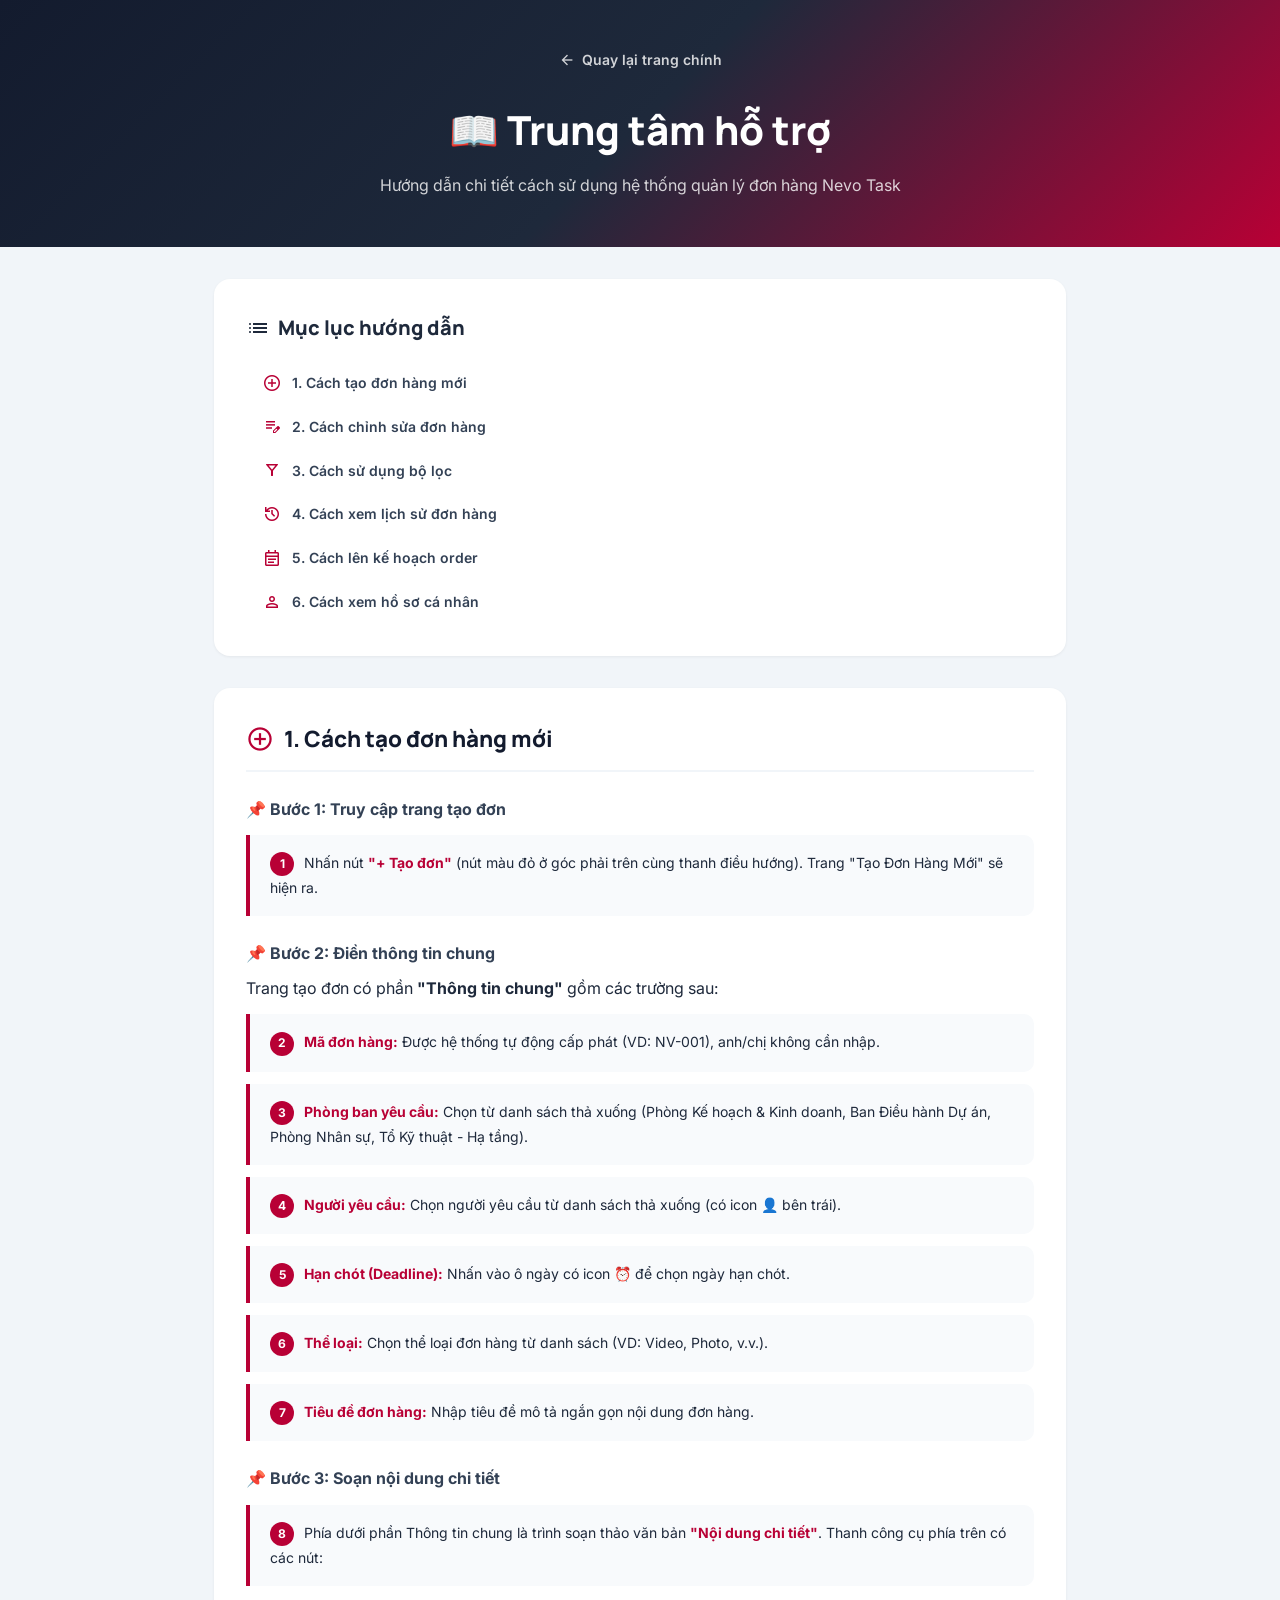
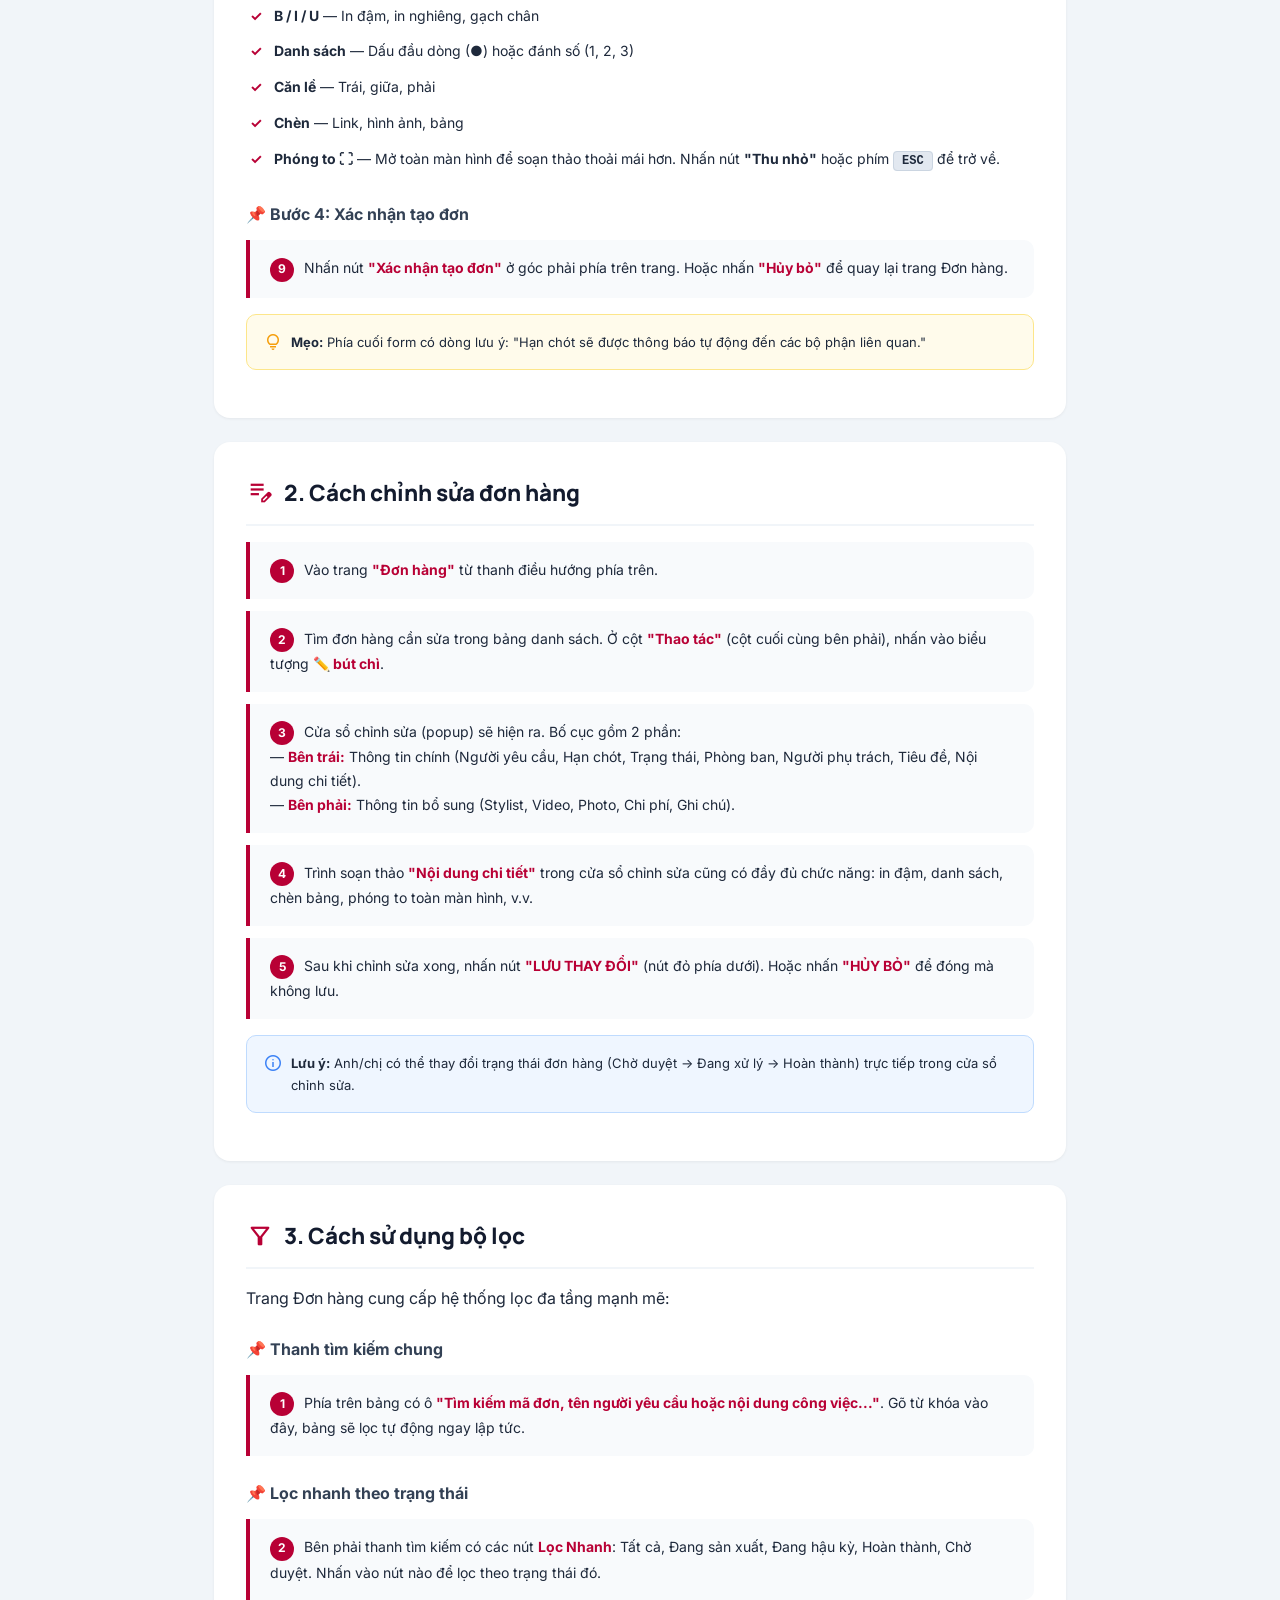
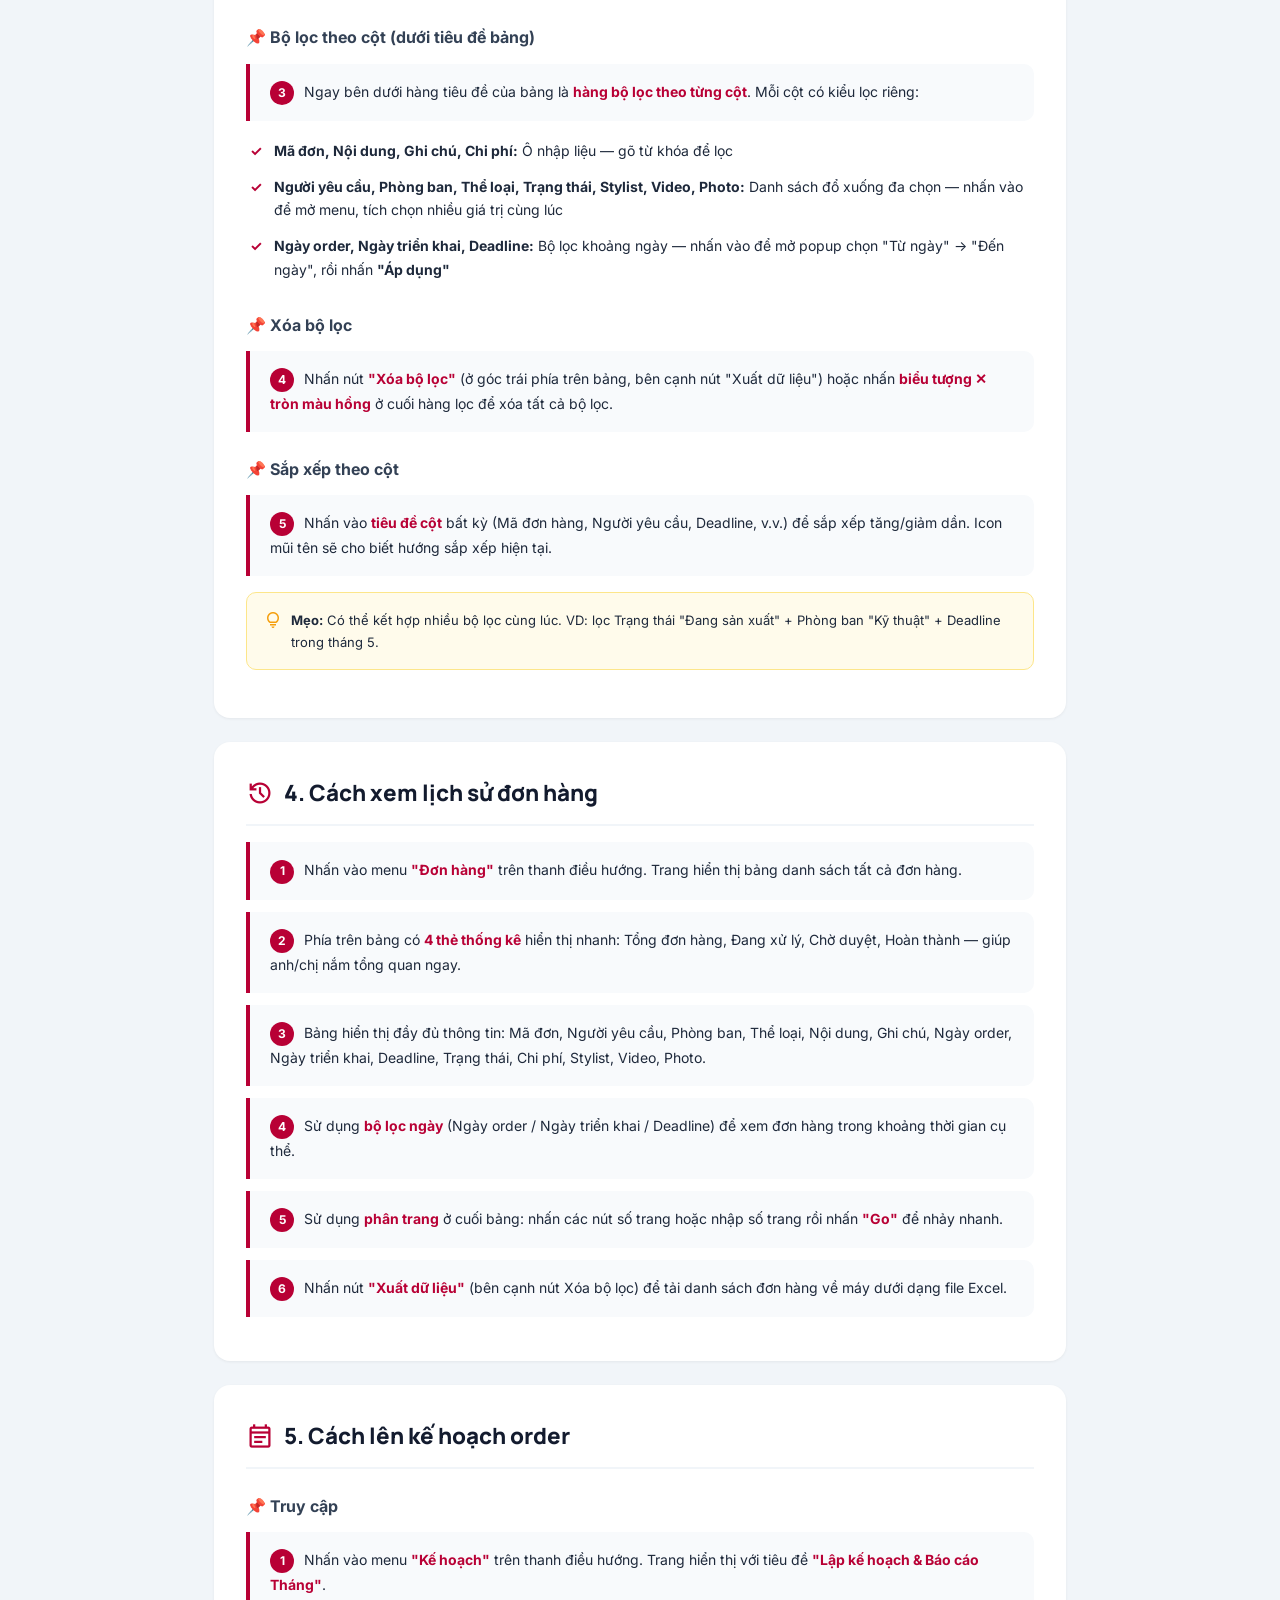
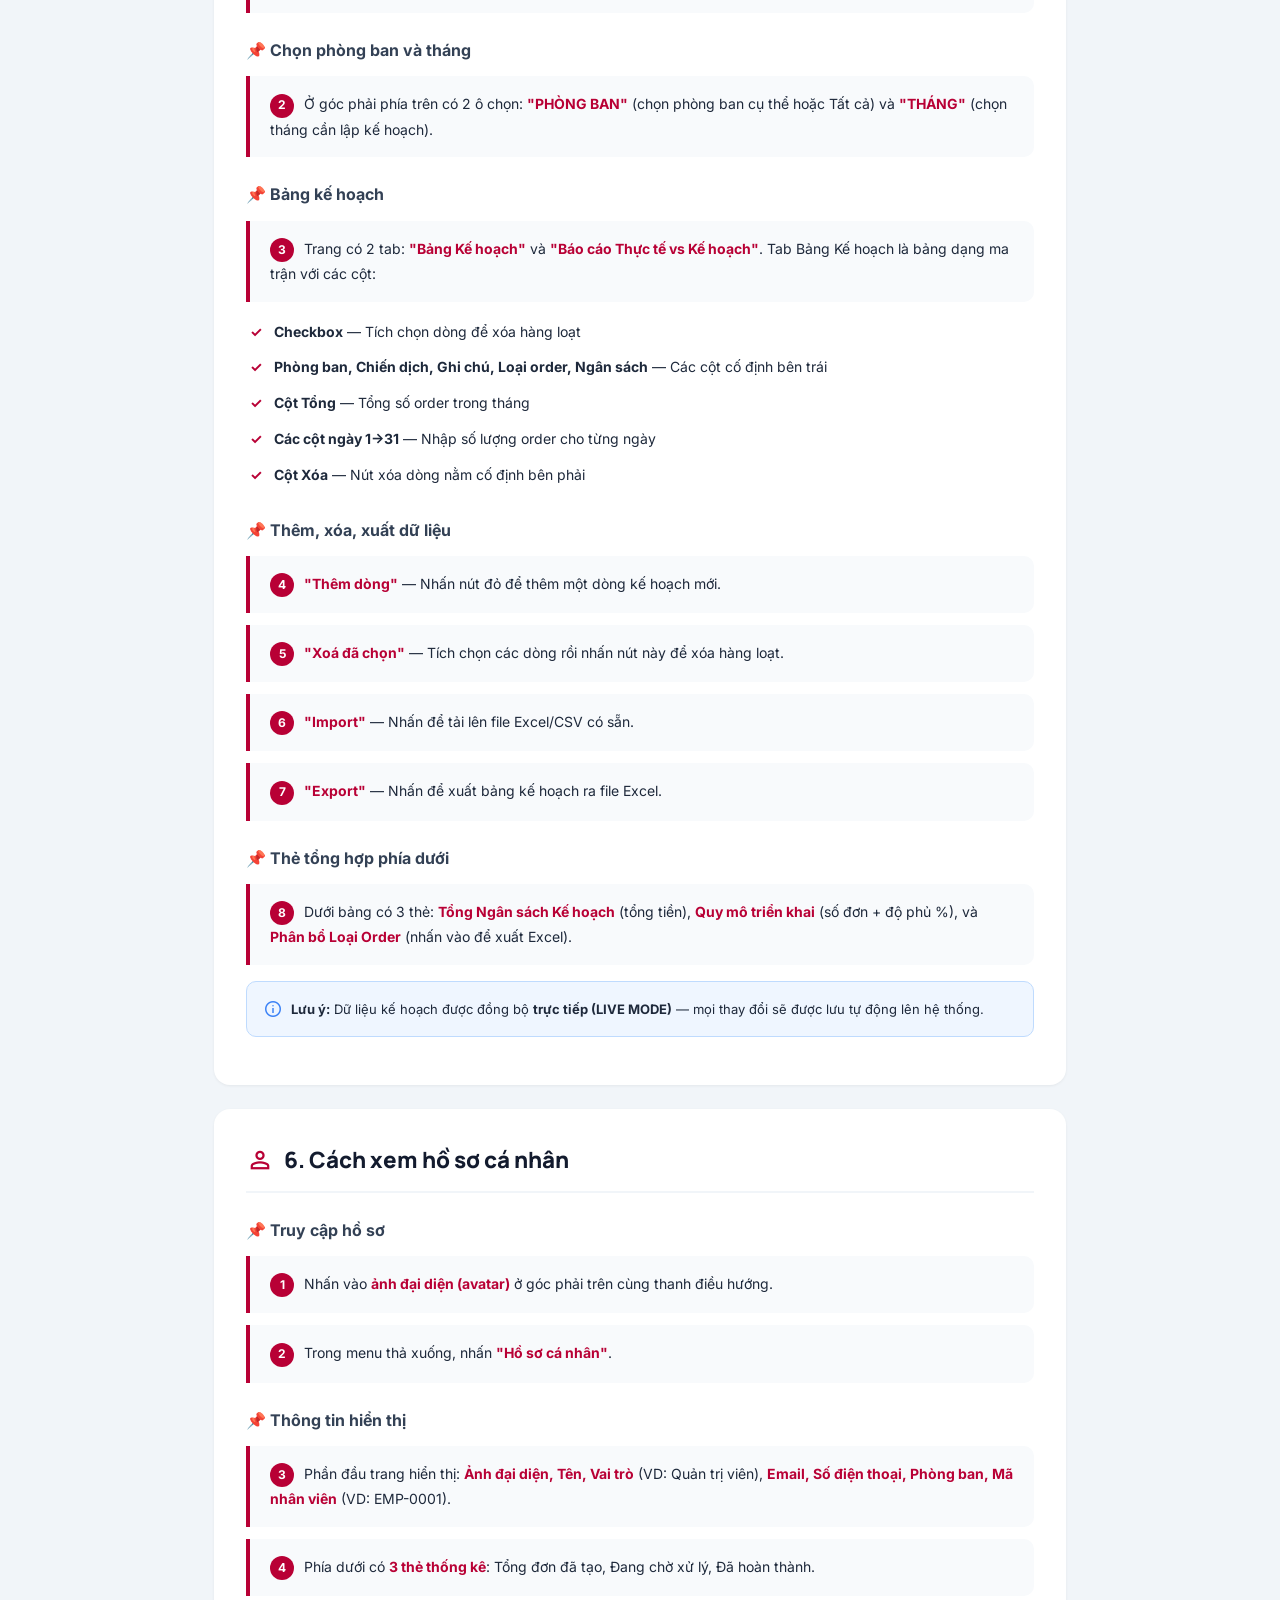
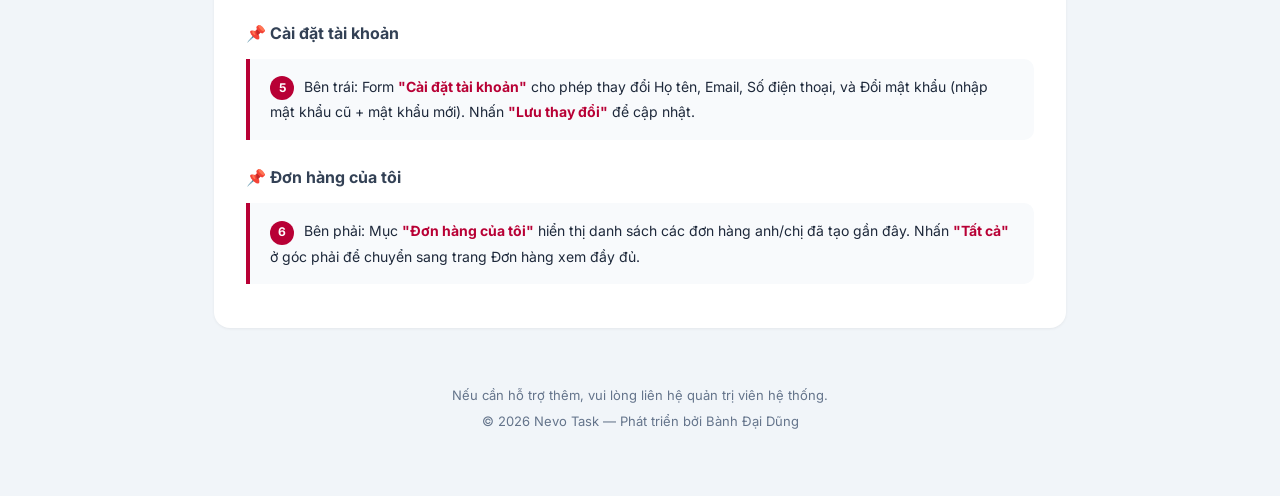
<file: support.html>
<!DOCTYPE html>
<html lang="vi">
<head>
<meta charset="UTF-8">
<meta name="viewport" content="width=device-width, initial-scale=1.0">
<title>Trung tâm hỗ trợ - Nevo Task</title>
<link rel="manifest" href="manifest.webmanifest">
<!-- DNS Prefetch & Preconnect -->
<link rel="dns-prefetch" href="https://fonts.googleapis.com">
<link rel="dns-prefetch" href="https://fonts.gstatic.com">
<link rel="preconnect" href="https://fonts.googleapis.com" crossorigin>
<link rel="preconnect" href="https://fonts.gstatic.com" crossorigin>
<link rel="preload" href="https://fonts.googleapis.com/css2?family=Manrope:wght@400;500;600;700;800&family=Inter:wght@400;500;600;700&display=swap" as="style">
<link href="https://fonts.googleapis.com/css2?family=Manrope:wght@400;500;600;700;800&family=Inter:wght@400;500;600;700&display=swap" rel="stylesheet">
<link href="https://fonts.googleapis.com/css2?family=Material+Symbols+Outlined:opsz,wght,FILL,GRAD@20..48,100..700,0..1,-50..200" rel="stylesheet">
<style>
*{margin:0;padding:0;box-sizing:border-box}
body{font-family:'Inter',sans-serif;background:#f1f5f9;color:#1e293b;line-height:1.7}
.hero{background:linear-gradient(135deg,#131b2e 0%,#1e293b 50%,#b80035 100%);color:white;padding:3rem 1.5rem;text-align:center}
.hero h1{font-family:'Manrope',sans-serif;font-size:2.5rem;font-weight:800;margin-bottom:0.5rem}
.hero p{opacity:0.8;font-size:1rem;max-width:600px;margin:0 auto}
.back-btn{display:inline-flex;align-items:center;gap:6px;color:white;text-decoration:none;font-weight:600;font-size:14px;margin-bottom:1.5rem;opacity:0.8;transition:opacity 0.2s}
.back-btn:hover{opacity:1}
.container{max-width:900px;margin:0 auto;padding:2rem 1.5rem}
.toc{background:white;border-radius:16px;padding:2rem;margin-bottom:2rem;box-shadow:0 1px 3px rgba(0,0,0,0.06)}
.toc h2{font-family:'Manrope',sans-serif;font-size:1.25rem;font-weight:800;margin-bottom:1rem;display:flex;align-items:center;gap:8px}
.toc a{display:flex;align-items:center;gap:10px;padding:10px 16px;border-radius:10px;text-decoration:none;color:#334155;font-weight:600;font-size:14px;transition:all 0.15s}
.toc a:hover{background:#f1f5f9;color:#b80035}
.toc a .material-symbols-outlined{color:#b80035;font-size:20px}
.section{background:white;border-radius:16px;padding:2rem;margin-bottom:1.5rem;box-shadow:0 1px 3px rgba(0,0,0,0.06);scroll-margin-top:2rem}
.section h2{font-family:'Manrope',sans-serif;font-size:1.4rem;font-weight:800;color:#131b2e;margin-bottom:1rem;display:flex;align-items:center;gap:10px;padding-bottom:0.75rem;border-bottom:2px solid #f1f5f9}
.section h2 .material-symbols-outlined{color:#b80035;font-size:28px}
.section h3{font-size:1rem;font-weight:700;color:#334155;margin:1.5rem 0 0.5rem;display:flex;align-items:center;gap:6px}
.step{background:#f8fafc;border-left:4px solid #b80035;border-radius:0 10px 10px 0;padding:1rem 1.25rem;margin:0.75rem 0;font-size:14px}
.step strong{color:#b80035}
.step-num{display:inline-flex;align-items:center;justify-content:center;width:24px;height:24px;border-radius:50%;background:#b80035;color:white;font-size:12px;font-weight:700;margin-right:6px;flex-shrink:0}
.tip{background:#fffbeb;border:1px solid #fde68a;border-radius:10px;padding:1rem;margin:1rem 0;font-size:13px;display:flex;align-items:flex-start;gap:8px}
.tip .material-symbols-outlined{color:#f59e0b;font-size:20px;flex-shrink:0;margin-top:1px}
.note{background:#eff6ff;border:1px solid #bfdbfe;border-radius:10px;padding:1rem;margin:1rem 0;font-size:13px;display:flex;align-items:flex-start;gap:8px}
.note .material-symbols-outlined{color:#3b82f6;font-size:20px;flex-shrink:0;margin-top:1px}
.kbd{background:#e2e8f0;padding:2px 8px;border-radius:4px;font-family:monospace;font-size:12px;font-weight:600;border:1px solid #cbd5e1}
ul.fl{list-style:none;padding:0;margin:0.75rem 0}
ul.fl li{padding:6px 0 6px 28px;position:relative;font-size:14px}
ul.fl li::before{content:"✓";position:absolute;left:4px;color:#b80035;font-weight:700}
.footer-support{text-align:center;padding:2rem;color:#64748b;font-size:13px}
@media(max-width:768px){.hero h1{font-size:1.75rem}.section{padding:1.25rem}}
</style>
</head>
<body>

<div class="hero">
    <a href="index.html" class="back-btn"><span class="material-symbols-outlined" style="font-size:18px">arrow_back</span> Quay lại trang chính</a>
    <h1>📖 Trung tâm hỗ trợ</h1>
    <p>Hướng dẫn chi tiết cách sử dụng hệ thống quản lý đơn hàng Nevo Task</p>
</div>

<div class="container">

<div class="toc">
    <h2><span class="material-symbols-outlined">list</span> Mục lục hướng dẫn</h2>
    <a href="#s1"><span class="material-symbols-outlined">add_circle</span> 1. Cách tạo đơn hàng mới</a>
    <a href="#s2"><span class="material-symbols-outlined">edit_note</span> 2. Cách chỉnh sửa đơn hàng</a>
    <a href="#s3"><span class="material-symbols-outlined">filter_alt</span> 3. Cách sử dụng bộ lọc</a>
    <a href="#s4"><span class="material-symbols-outlined">history</span> 4. Cách xem lịch sử đơn hàng</a>
    <a href="#s5"><span class="material-symbols-outlined">event_note</span> 5. Cách lên kế hoạch order</a>
    <a href="#s6"><span class="material-symbols-outlined">person</span> 6. Cách xem hồ sơ cá nhân</a>
</div>

<!-- 1 -->
<div class="section" id="s1">
    <h2><span class="material-symbols-outlined">add_circle</span> 1. Cách tạo đơn hàng mới</h2>

    <h3>📌 Bước 1: Truy cập trang tạo đơn</h3>
    <div class="step"><span class="step-num">1</span> Nhấn nút <strong>"+ Tạo đơn"</strong> (nút màu đỏ ở góc phải trên cùng thanh điều hướng). Trang "Tạo Đơn Hàng Mới" sẽ hiện ra.</div>

    <h3>📌 Bước 2: Điền thông tin chung</h3>
    <p>Trang tạo đơn có phần <strong>"Thông tin chung"</strong> gồm các trường sau:</p>
    <div class="step"><span class="step-num">2</span> <strong>Mã đơn hàng:</strong> Được hệ thống tự động cấp phát (VD: NV-001), anh/chị không cần nhập.</div>
    <div class="step"><span class="step-num">3</span> <strong>Phòng ban yêu cầu:</strong> Chọn từ danh sách thả xuống (Phòng Kế hoạch & Kinh doanh, Ban Điều hành Dự án, Phòng Nhân sự, Tổ Kỹ thuật - Hạ tầng).</div>
    <div class="step"><span class="step-num">4</span> <strong>Người yêu cầu:</strong> Chọn người yêu cầu từ danh sách thả xuống (có icon 👤 bên trái).</div>
    <div class="step"><span class="step-num">5</span> <strong>Hạn chót (Deadline):</strong> Nhấn vào ô ngày có icon ⏰ để chọn ngày hạn chót.</div>
    <div class="step"><span class="step-num">6</span> <strong>Thể loại:</strong> Chọn thể loại đơn hàng từ danh sách (VD: Video, Photo, v.v.).</div>
    <div class="step"><span class="step-num">7</span> <strong>Tiêu đề đơn hàng:</strong> Nhập tiêu đề mô tả ngắn gọn nội dung đơn hàng.</div>

    <h3>📌 Bước 3: Soạn nội dung chi tiết</h3>
    <div class="step"><span class="step-num">8</span> Phía dưới phần Thông tin chung là trình soạn thảo văn bản <strong>"Nội dung chi tiết"</strong>. Thanh công cụ phía trên có các nút:</div>
    <ul class="fl">
        <li><strong>B / I / U</strong> — In đậm, in nghiêng, gạch chân</li>
        <li><strong>Danh sách</strong> — Dấu đầu dòng (●) hoặc đánh số (1, 2, 3)</li>
        <li><strong>Căn lề</strong> — Trái, giữa, phải</li>
        <li><strong>Chèn</strong> — Link, hình ảnh, bảng</li>
        <li><strong>Phóng to ⛶</strong> — Mở toàn màn hình để soạn thảo thoải mái hơn. Nhấn nút <strong>"Thu nhỏ"</strong> hoặc phím <span class="kbd">ESC</span> để trở về.</li>
    </ul>

    <h3>📌 Bước 4: Xác nhận tạo đơn</h3>
    <div class="step"><span class="step-num">9</span> Nhấn nút <strong>"Xác nhận tạo đơn"</strong> ở góc phải phía trên trang. Hoặc nhấn <strong>"Hủy bỏ"</strong> để quay lại trang Đơn hàng.</div>

    <div class="tip">
        <span class="material-symbols-outlined">lightbulb</span>
        <div><strong>Mẹo:</strong> Phía cuối form có dòng lưu ý: "Hạn chót sẽ được thông báo tự động đến các bộ phận liên quan."</div>
    </div>
</div>

<!-- 2 -->
<div class="section" id="s2">
    <h2><span class="material-symbols-outlined">edit_note</span> 2. Cách chỉnh sửa đơn hàng</h2>

    <div class="step"><span class="step-num">1</span> Vào trang <strong>"Đơn hàng"</strong> từ thanh điều hướng phía trên.</div>
    <div class="step"><span class="step-num">2</span> Tìm đơn hàng cần sửa trong bảng danh sách. Ở cột <strong>"Thao tác"</strong> (cột cuối cùng bên phải), nhấn vào biểu tượng <strong>✏️ bút chì</strong>.</div>
    <div class="step"><span class="step-num">3</span> Cửa sổ chỉnh sửa (popup) sẽ hiện ra. Bố cục gồm 2 phần:<br>
        — <strong>Bên trái:</strong> Thông tin chính (Người yêu cầu, Hạn chót, Trạng thái, Phòng ban, Người phụ trách, Tiêu đề, Nội dung chi tiết).<br>
        — <strong>Bên phải:</strong> Thông tin bổ sung (Stylist, Video, Photo, Chi phí, Ghi chú).
    </div>
    <div class="step"><span class="step-num">4</span> Trình soạn thảo <strong>"Nội dung chi tiết"</strong> trong cửa sổ chỉnh sửa cũng có đầy đủ chức năng: in đậm, danh sách, chèn bảng, phóng to toàn màn hình, v.v.</div>
    <div class="step"><span class="step-num">5</span> Sau khi chỉnh sửa xong, nhấn nút <strong>"LƯU THAY ĐỔI"</strong> (nút đỏ phía dưới). Hoặc nhấn <strong>"HỦY BỎ"</strong> để đóng mà không lưu.</div>

    <div class="note">
        <span class="material-symbols-outlined">info</span>
        <div><strong>Lưu ý:</strong> Anh/chị có thể thay đổi trạng thái đơn hàng (Chờ duyệt → Đang xử lý → Hoàn thành) trực tiếp trong cửa sổ chỉnh sửa.</div>
    </div>
</div>

<!-- 3 -->
<div class="section" id="s3">
    <h2><span class="material-symbols-outlined">filter_alt</span> 3. Cách sử dụng bộ lọc</h2>
    <p>Trang Đơn hàng cung cấp hệ thống lọc đa tầng mạnh mẽ:</p>

    <h3>📌 Thanh tìm kiếm chung</h3>
    <div class="step"><span class="step-num">1</span> Phía trên bảng có ô <strong>"Tìm kiếm mã đơn, tên người yêu cầu hoặc nội dung công việc..."</strong>. Gõ từ khóa vào đây, bảng sẽ lọc tự động ngay lập tức.</div>

    <h3>📌 Lọc nhanh theo trạng thái</h3>
    <div class="step"><span class="step-num">2</span> Bên phải thanh tìm kiếm có các nút <strong>Lọc Nhanh</strong>: Tất cả, Đang sản xuất, Đang hậu kỳ, Hoàn thành, Chờ duyệt. Nhấn vào nút nào để lọc theo trạng thái đó.</div>

    <h3>📌 Bộ lọc theo cột (dưới tiêu đề bảng)</h3>
    <div class="step"><span class="step-num">3</span> Ngay bên dưới hàng tiêu đề của bảng là <strong>hàng bộ lọc theo từng cột</strong>. Mỗi cột có kiểu lọc riêng:</div>
    <ul class="fl">
        <li><strong>Mã đơn, Nội dung, Ghi chú, Chi phí:</strong> Ô nhập liệu — gõ từ khóa để lọc</li>
        <li><strong>Người yêu cầu, Phòng ban, Thể loại, Trạng thái, Stylist, Video, Photo:</strong> Danh sách đổ xuống đa chọn — nhấn vào để mở menu, tích chọn nhiều giá trị cùng lúc</li>
        <li><strong>Ngày order, Ngày triển khai, Deadline:</strong> Bộ lọc khoảng ngày — nhấn vào để mở popup chọn "Từ ngày" → "Đến ngày", rồi nhấn <strong>"Áp dụng"</strong></li>
    </ul>

    <h3>📌 Xóa bộ lọc</h3>
    <div class="step"><span class="step-num">4</span> Nhấn nút <strong>"Xóa bộ lọc"</strong> (ở góc trái phía trên bảng, bên cạnh nút "Xuất dữ liệu") hoặc nhấn <strong>biểu tượng ✕ tròn màu hồng</strong> ở cuối hàng lọc để xóa tất cả bộ lọc.</div>

    <h3>📌 Sắp xếp theo cột</h3>
    <div class="step"><span class="step-num">5</span> Nhấn vào <strong>tiêu đề cột</strong> bất kỳ (Mã đơn hàng, Người yêu cầu, Deadline, v.v.) để sắp xếp tăng/giảm dần. Icon mũi tên sẽ cho biết hướng sắp xếp hiện tại.</div>

    <div class="tip">
        <span class="material-symbols-outlined">lightbulb</span>
        <div><strong>Mẹo:</strong> Có thể kết hợp nhiều bộ lọc cùng lúc. VD: lọc Trạng thái "Đang sản xuất" + Phòng ban "Kỹ thuật" + Deadline trong tháng 5.</div>
    </div>
</div>

<!-- 4 -->
<div class="section" id="s4">
    <h2><span class="material-symbols-outlined">history</span> 4. Cách xem lịch sử đơn hàng</h2>

    <div class="step"><span class="step-num">1</span> Nhấn vào menu <strong>"Đơn hàng"</strong> trên thanh điều hướng. Trang hiển thị bảng danh sách tất cả đơn hàng.</div>
    <div class="step"><span class="step-num">2</span> Phía trên bảng có <strong>4 thẻ thống kê</strong> hiển thị nhanh: Tổng đơn hàng, Đang xử lý, Chờ duyệt, Hoàn thành — giúp anh/chị nắm tổng quan ngay.</div>
    <div class="step"><span class="step-num">3</span> Bảng hiển thị đầy đủ thông tin: Mã đơn, Người yêu cầu, Phòng ban, Thể loại, Nội dung, Ghi chú, Ngày order, Ngày triển khai, Deadline, Trạng thái, Chi phí, Stylist, Video, Photo.</div>
    <div class="step"><span class="step-num">4</span> Sử dụng <strong>bộ lọc ngày</strong> (Ngày order / Ngày triển khai / Deadline) để xem đơn hàng trong khoảng thời gian cụ thể.</div>
    <div class="step"><span class="step-num">5</span> Sử dụng <strong>phân trang</strong> ở cuối bảng: nhấn các nút số trang hoặc nhập số trang rồi nhấn <strong>"Go"</strong> để nhảy nhanh.</div>
    <div class="step"><span class="step-num">6</span> Nhấn nút <strong>"Xuất dữ liệu"</strong> (bên cạnh nút Xóa bộ lọc) để tải danh sách đơn hàng về máy dưới dạng file Excel.</div>
</div>

<!-- 5 -->
<div class="section" id="s5">
    <h2><span class="material-symbols-outlined">event_note</span> 5. Cách lên kế hoạch order</h2>

    <h3>📌 Truy cập</h3>
    <div class="step"><span class="step-num">1</span> Nhấn vào menu <strong>"Kế hoạch"</strong> trên thanh điều hướng. Trang hiển thị với tiêu đề <strong>"Lập kế hoạch & Báo cáo Tháng"</strong>.</div>

    <h3>📌 Chọn phòng ban và tháng</h3>
    <div class="step"><span class="step-num">2</span> Ở góc phải phía trên có 2 ô chọn: <strong>"PHÒNG BAN"</strong> (chọn phòng ban cụ thể hoặc Tất cả) và <strong>"THÁNG"</strong> (chọn tháng cần lập kế hoạch).</div>

    <h3>📌 Bảng kế hoạch</h3>
    <div class="step"><span class="step-num">3</span> Trang có 2 tab: <strong>"Bảng Kế hoạch"</strong> và <strong>"Báo cáo Thực tế vs Kế hoạch"</strong>. Tab Bảng Kế hoạch là bảng dạng ma trận với các cột:</div>
    <ul class="fl">
        <li><strong>Checkbox</strong> — Tích chọn dòng để xóa hàng loạt</li>
        <li><strong>Phòng ban, Chiến dịch, Ghi chú, Loại order, Ngân sách</strong> — Các cột cố định bên trái</li>
        <li><strong>Cột Tổng</strong> — Tổng số order trong tháng</li>
        <li><strong>Các cột ngày 1→31</strong> — Nhập số lượng order cho từng ngày</li>
        <li><strong>Cột Xóa</strong> — Nút xóa dòng nằm cố định bên phải</li>
    </ul>

    <h3>📌 Thêm, xóa, xuất dữ liệu</h3>
    <div class="step"><span class="step-num">4</span> <strong>"Thêm dòng"</strong> — Nhấn nút đỏ để thêm một dòng kế hoạch mới.</div>
    <div class="step"><span class="step-num">5</span> <strong>"Xoá đã chọn"</strong> — Tích chọn các dòng rồi nhấn nút này để xóa hàng loạt.</div>
    <div class="step"><span class="step-num">6</span> <strong>"Import"</strong> — Nhấn để tải lên file Excel/CSV có sẵn.</div>
    <div class="step"><span class="step-num">7</span> <strong>"Export"</strong> — Nhấn để xuất bảng kế hoạch ra file Excel.</div>

    <h3>📌 Thẻ tổng hợp phía dưới</h3>
    <div class="step"><span class="step-num">8</span> Dưới bảng có 3 thẻ: <strong>Tổng Ngân sách Kế hoạch</strong> (tổng tiền), <strong>Quy mô triển khai</strong> (số đơn + độ phủ %), và <strong>Phân bổ Loại Order</strong> (nhấn vào để xuất Excel).</div>

    <div class="note">
        <span class="material-symbols-outlined">info</span>
        <div><strong>Lưu ý:</strong> Dữ liệu kế hoạch được đồng bộ <strong>trực tiếp (LIVE MODE)</strong> — mọi thay đổi sẽ được lưu tự động lên hệ thống.</div>
    </div>
</div>

<!-- 6 -->
<div class="section" id="s6">
    <h2><span class="material-symbols-outlined">person</span> 6. Cách xem hồ sơ cá nhân</h2>

    <h3>📌 Truy cập hồ sơ</h3>
    <div class="step"><span class="step-num">1</span> Nhấn vào <strong>ảnh đại diện (avatar)</strong> ở góc phải trên cùng thanh điều hướng.</div>
    <div class="step"><span class="step-num">2</span> Trong menu thả xuống, nhấn <strong>"Hồ sơ cá nhân"</strong>.</div>

    <h3>📌 Thông tin hiển thị</h3>
    <div class="step"><span class="step-num">3</span> Phần đầu trang hiển thị: <strong>Ảnh đại diện, Tên, Vai trò</strong> (VD: Quản trị viên), <strong>Email, Số điện thoại, Phòng ban, Mã nhân viên</strong> (VD: EMP-0001).</div>
    <div class="step"><span class="step-num">4</span> Phía dưới có <strong>3 thẻ thống kê</strong>: Tổng đơn đã tạo, Đang chờ xử lý, Đã hoàn thành.</div>

    <h3>📌 Cài đặt tài khoản</h3>
    <div class="step"><span class="step-num">5</span> Bên trái: Form <strong>"Cài đặt tài khoản"</strong> cho phép thay đổi Họ tên, Email, Số điện thoại, và Đổi mật khẩu (nhập mật khẩu cũ + mật khẩu mới). Nhấn <strong>"Lưu thay đổi"</strong> để cập nhật.</div>

    <h3>📌 Đơn hàng của tôi</h3>
    <div class="step"><span class="step-num">6</span> Bên phải: Mục <strong>"Đơn hàng của tôi"</strong> hiển thị danh sách các đơn hàng anh/chị đã tạo gần đây. Nhấn <strong>"Tất cả"</strong> ở góc phải để chuyển sang trang Đơn hàng xem đầy đủ.</div>
</div>

<div class="footer-support">
    <p>Nếu cần hỗ trợ thêm, vui lòng liên hệ quản trị viên hệ thống.</p>
    <p style="margin-top:4px">© 2026 Nevo Task — Phát triển bởi Bành Đại Dũng</p>
</div>

</div>
</body>
</html>
</file>
